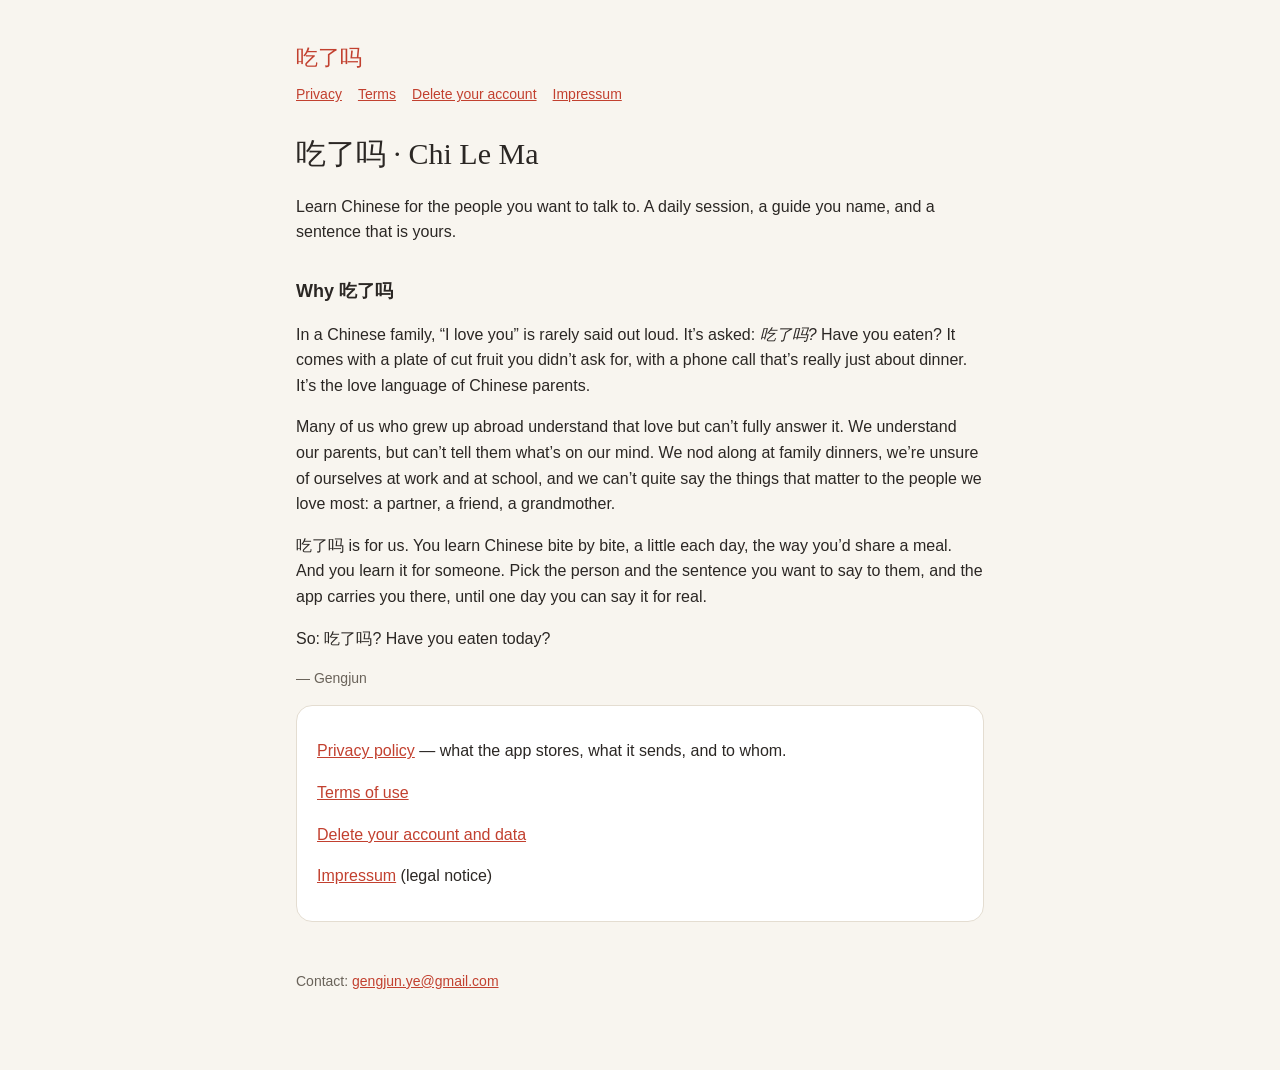
<file: index.html>
<!doctype html><html lang="en"><head><meta charset="utf-8"><meta name="viewport" content="width=device-width,initial-scale=1"><title>吃了吗 Chi Le Ma</title><link rel="stylesheet" href="style.css"></head><body><main><a class="mark" href="./">吃了吗</a><nav><a href="privacy.html">Privacy</a><a href="terms.html">Terms</a><a href="delete.html">Delete your account</a><a href="impressum.html">Impressum</a></nav>
<h1>吃了吗 · Chi Le Ma</h1>
<p>Learn Chinese for the people you want to talk to. A daily session, a guide you name, and a sentence that is yours.</p>
<h2>Why 吃了吗</h2>
<p>In a Chinese family, “I love you” is rarely said out loud. It’s asked: <i>吃了吗?</i> Have you eaten? It comes with a plate of cut fruit you didn’t ask for, with a phone call that’s really just about dinner. It’s the love language of Chinese parents.</p>
<p>Many of us who grew up abroad understand that love but can’t fully answer it. We understand our parents, but can’t tell them what’s on our mind. We nod along at family dinners, we’re unsure of ourselves at work and at school, and we can’t quite say the things that matter to the people we love most: a partner, a friend, a grandmother.</p>
<p>吃了吗 is for us. You learn Chinese bite by bite, a little each day, the way you’d share a meal. And you learn it for someone. Pick the person and the sentence you want to say to them, and the app carries you there, until one day you can say it for real.</p>
<p>So: 吃了吗? Have you eaten today?</p>
<p class="soft">— Gengjun</p>
<div class="card">
<p><a href="privacy.html">Privacy policy</a> — what the app stores, what it sends, and to whom.</p>
<p><a href="terms.html">Terms of use</a></p>
<p><a href="delete.html">Delete your account and data</a></p>
<p><a href="impressum.html">Impressum</a> (legal notice)</p>
</div>
<p class="soft" style="margin-top:48px">Contact: <a href="mailto:gengjun.ye@gmail.com">gengjun.ye@gmail.com</a></p></main></body></html>
</file>
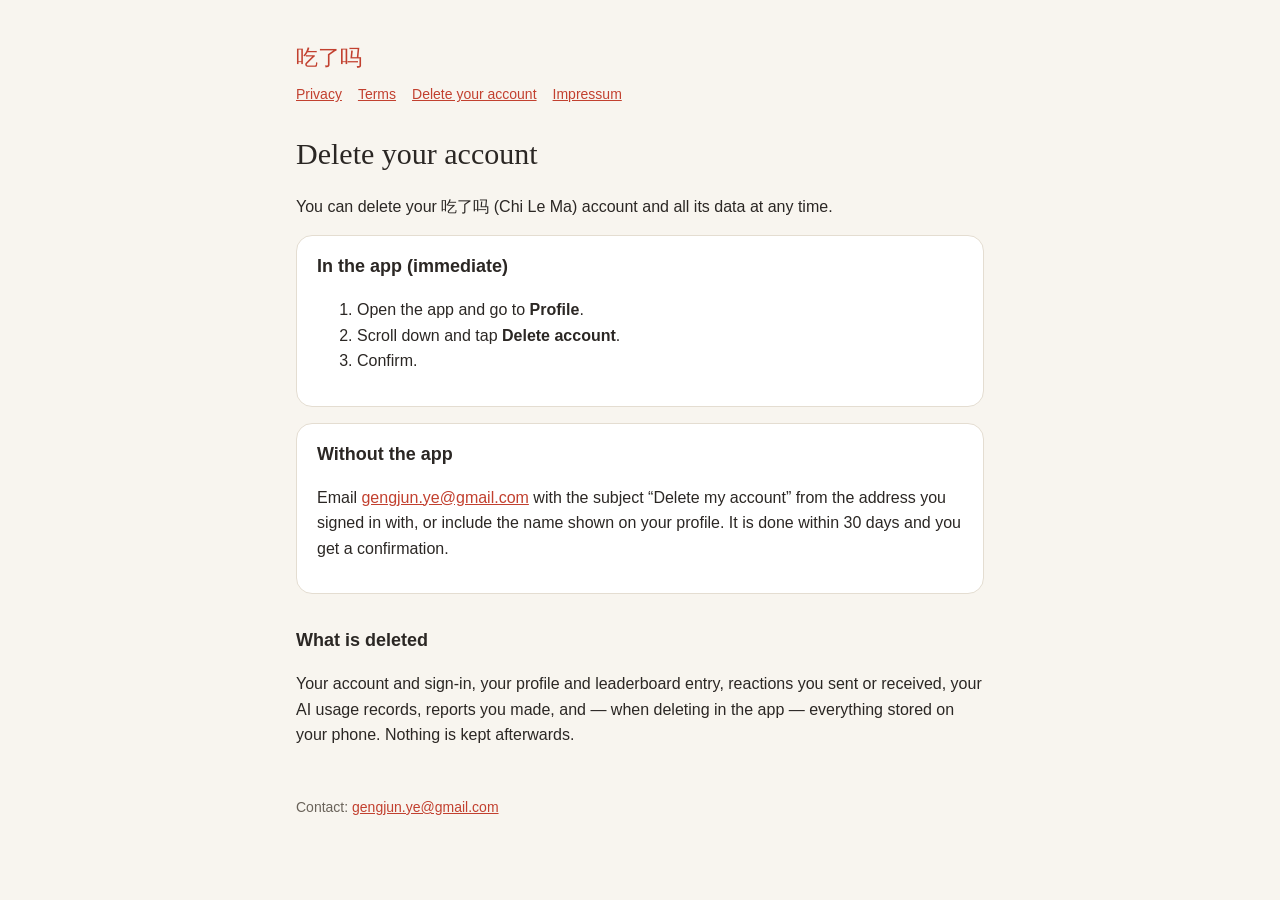
<file: delete.html>
<!doctype html><html lang="en"><head><meta charset="utf-8"><meta name="viewport" content="width=device-width,initial-scale=1"><title>Delete your account · 吃了吗</title><link rel="stylesheet" href="style.css"></head><body><main><a class="mark" href="./">吃了吗</a><nav><a href="privacy.html">Privacy</a><a href="terms.html">Terms</a><a href="delete.html">Delete your account</a><a href="impressum.html">Impressum</a></nav>
<h1>Delete your account</h1>
<p>You can delete your 吃了吗 (Chi Le Ma) account and all its data at any time.</p>
<div class="card">
<h2 style="margin-top:0">In the app (immediate)</h2>
<ol><li>Open the app and go to <b>Profile</b>.</li><li>Scroll down and tap <b>Delete account</b>.</li><li>Confirm.</li></ol>
</div>
<div class="card">
<h2 style="margin-top:0">Without the app</h2>
<p>Email <a href="mailto:gengjun.ye@gmail.com?subject=Delete%20my%20Chi%20Le%20Ma%20account">gengjun.ye@gmail.com</a> with the subject “Delete my account” from the address you signed in with, or include the name shown on your profile. It is done within 30 days and you get a confirmation.</p>
</div>
<h2>What is deleted</h2>
<p>Your account and sign-in, your profile and leaderboard entry, reactions you sent or received, your AI usage records, reports you made, and — when deleting in the app — everything stored on your phone. Nothing is kept afterwards.</p>
<p class="soft" style="margin-top:48px">Contact: <a href="mailto:gengjun.ye@gmail.com">gengjun.ye@gmail.com</a></p></main></body></html>
</file>
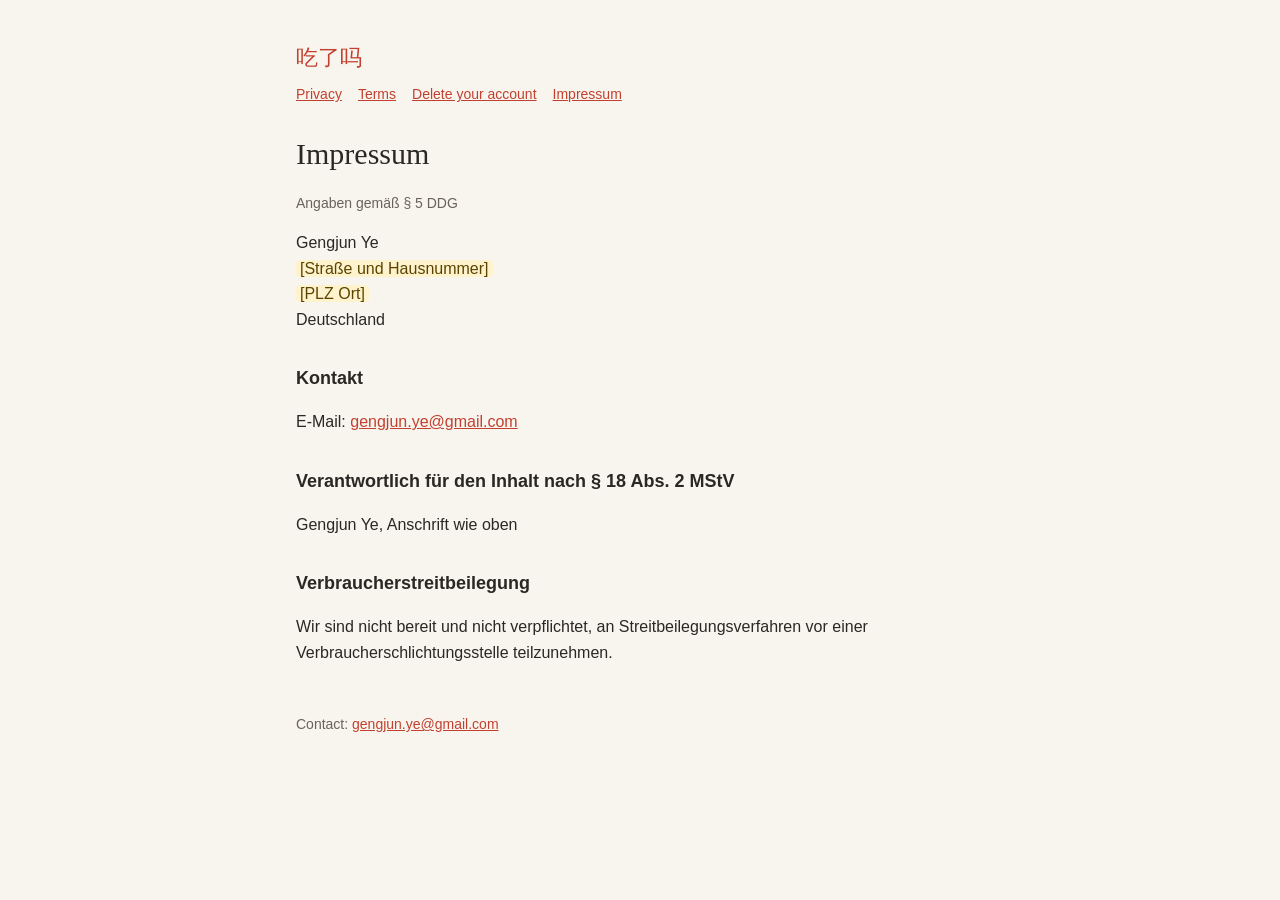
<file: impressum.html>
<!doctype html><html lang="de"><head><meta charset="utf-8"><meta name="viewport" content="width=device-width,initial-scale=1"><title>Impressum · 吃了吗</title><link rel="stylesheet" href="style.css"></head><body><main><a class="mark" href="./">吃了吗</a><nav><a href="privacy.html">Privacy</a><a href="terms.html">Terms</a><a href="delete.html">Delete your account</a><a href="impressum.html">Impressum</a></nav>
<h1>Impressum</h1>
<p class="meta">Angaben gemäß § 5 DDG</p>
<p>Gengjun Ye<br><span class="todo">[Straße und Hausnummer]</span><br><span class="todo">[PLZ Ort]</span><br>Deutschland</p>
<h2>Kontakt</h2>
<p>E-Mail: <a href="mailto:gengjun.ye@gmail.com">gengjun.ye@gmail.com</a></p>
<h2>Verantwortlich für den Inhalt nach § 18 Abs. 2 MStV</h2>
<p>Gengjun Ye, Anschrift wie oben</p>
<h2>Verbraucherstreitbeilegung</h2>
<p>Wir sind nicht bereit und nicht verpflichtet, an Streitbeilegungsverfahren vor einer Verbraucherschlichtungsstelle teilzunehmen.</p>
<p class="soft" style="margin-top:48px">Contact: <a href="mailto:gengjun.ye@gmail.com">gengjun.ye@gmail.com</a></p></main></body></html>
</file>
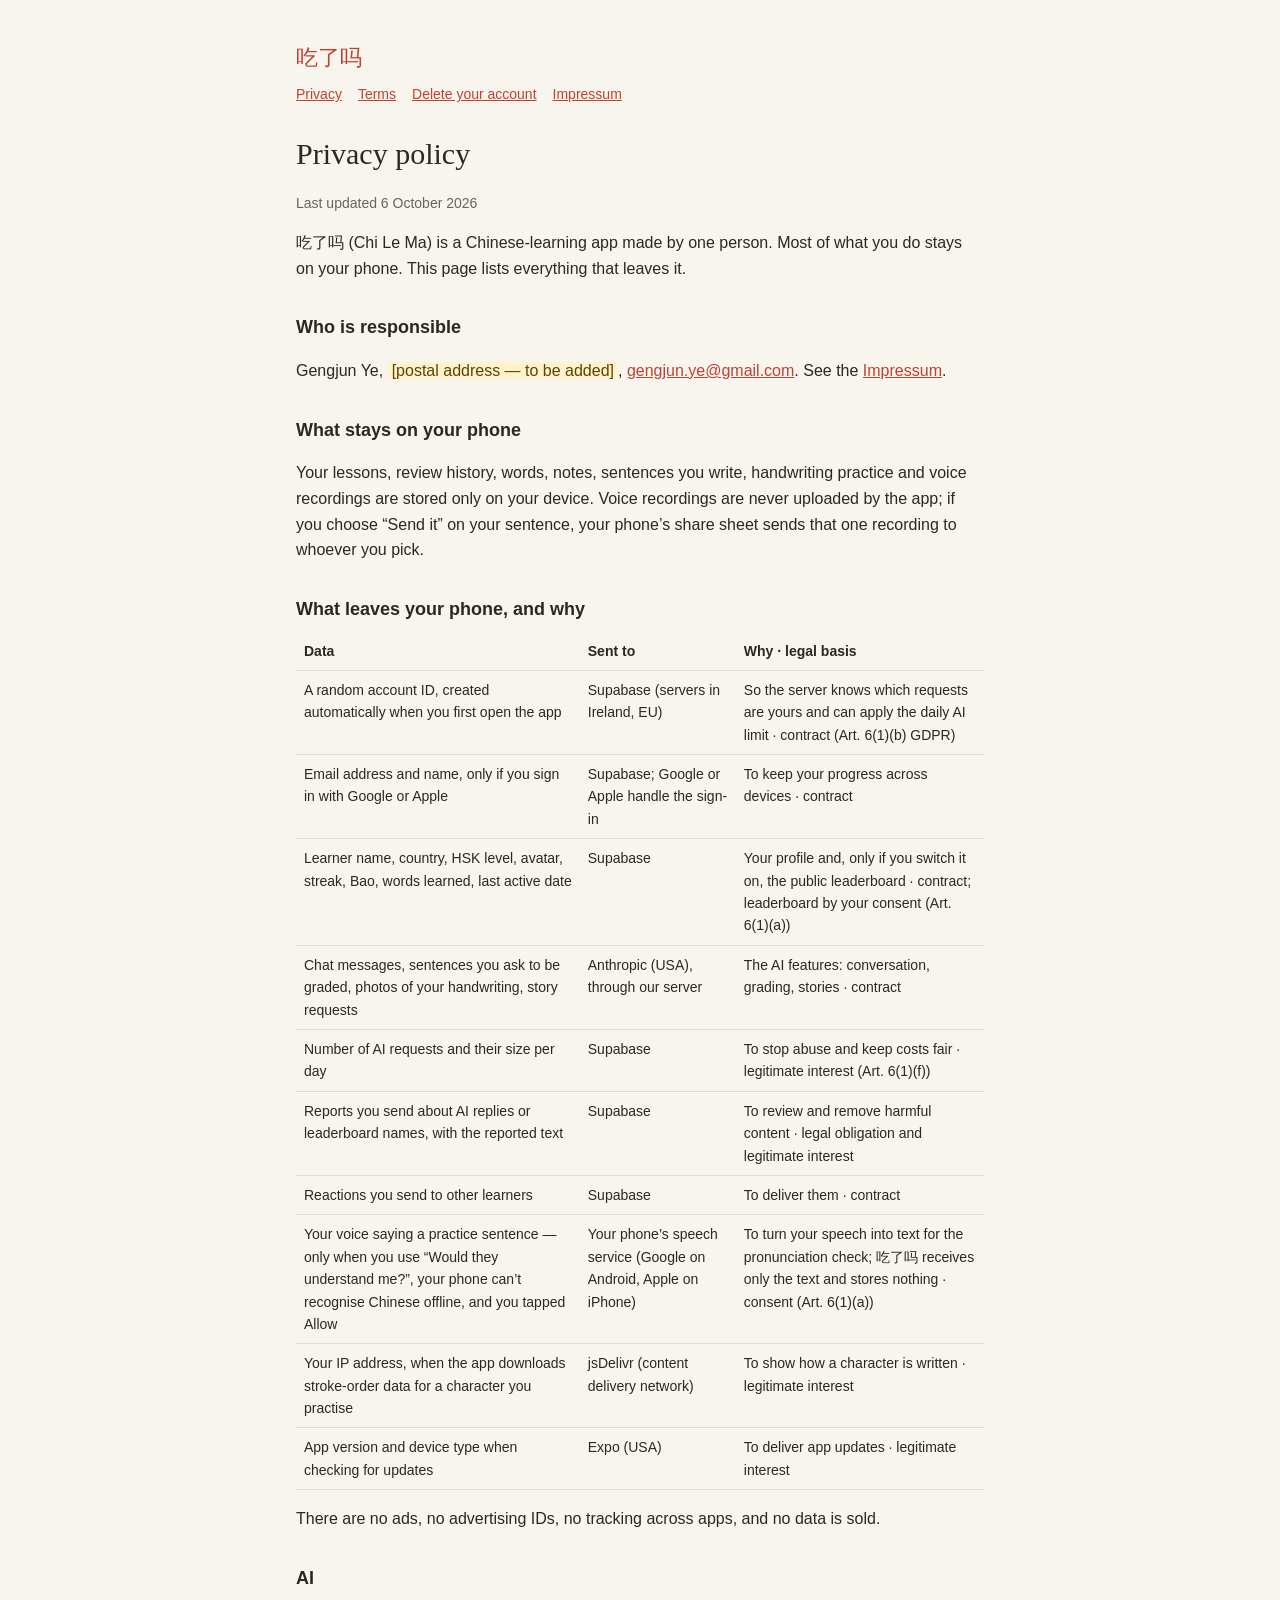
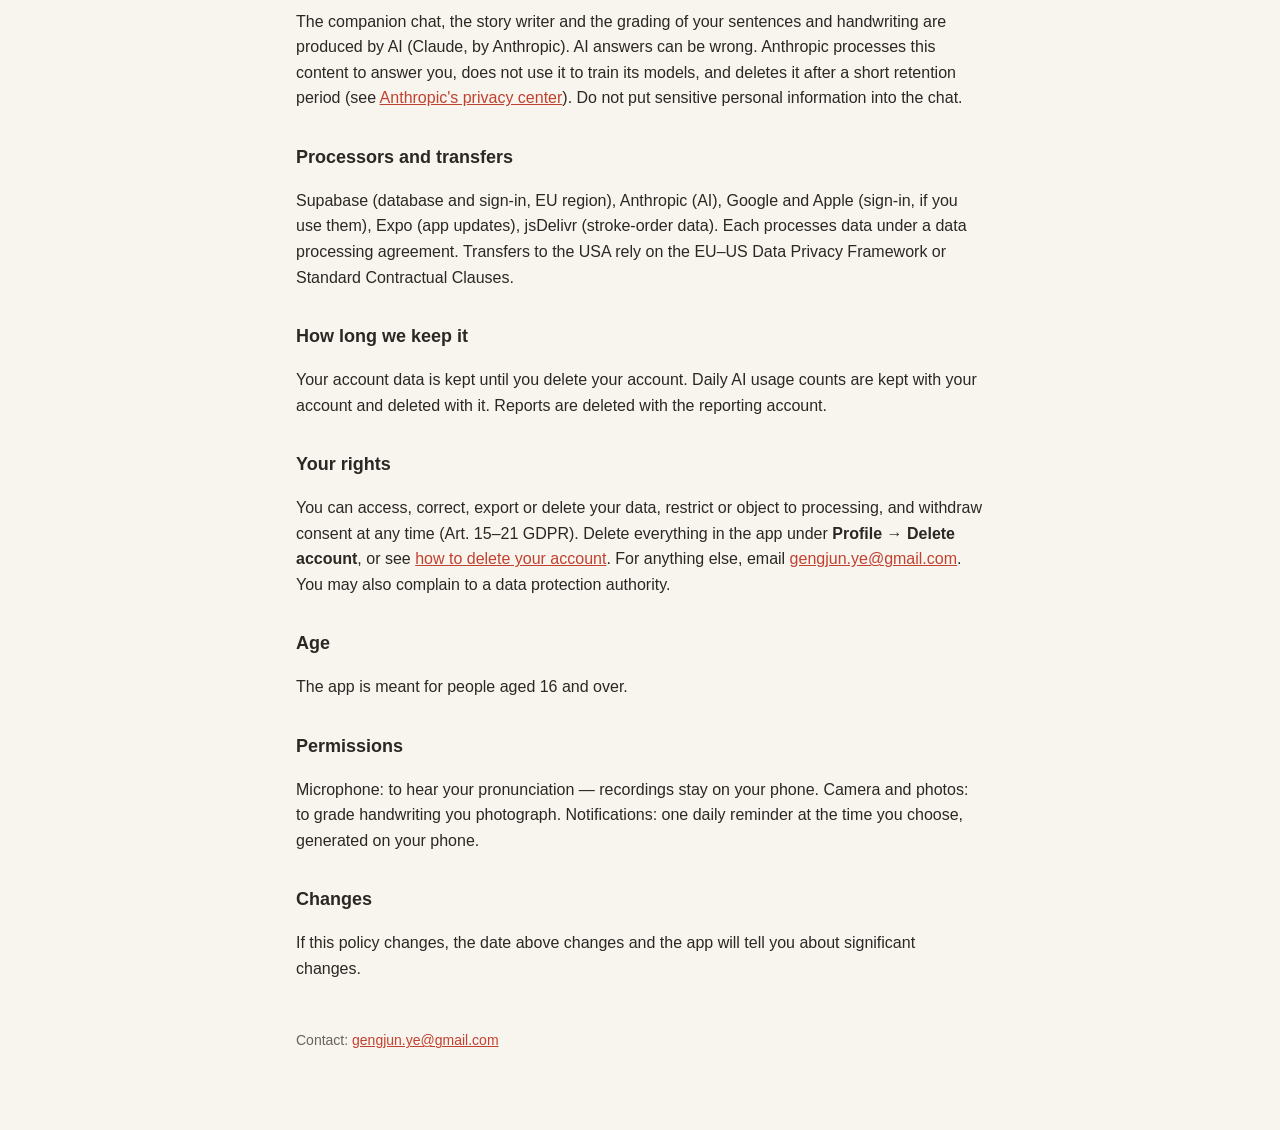
<file: privacy.html>
<!doctype html><html lang="en"><head><meta charset="utf-8"><meta name="viewport" content="width=device-width,initial-scale=1"><title>Privacy policy · 吃了吗</title><link rel="stylesheet" href="style.css"></head><body><main><a class="mark" href="./">吃了吗</a><nav><a href="privacy.html">Privacy</a><a href="terms.html">Terms</a><a href="delete.html">Delete your account</a><a href="impressum.html">Impressum</a></nav>
<h1>Privacy policy</h1>
<p class="meta">Last updated 6 October 2026</p>
<p>吃了吗 (Chi Le Ma) is a Chinese-learning app made by one person. Most of what you do stays on your phone. This page lists everything that leaves it.</p>

<h2>Who is responsible</h2>
<p>Gengjun Ye, <span class="todo">[postal address — to be added]</span>, <a href="mailto:gengjun.ye@gmail.com">gengjun.ye@gmail.com</a>. See the <a href="impressum.html">Impressum</a>.</p>

<h2>What stays on your phone</h2>
<p>Your lessons, review history, words, notes, sentences you write, handwriting practice and voice recordings are stored only on your device. Voice recordings are never uploaded by the app; if you choose “Send it” on your sentence, your phone’s share sheet sends that one recording to whoever you pick.</p>

<h2>What leaves your phone, and why</h2>
<table>
<tr><th>Data</th><th>Sent to</th><th>Why · legal basis</th></tr>
<tr><td>A random account ID, created automatically when you first open the app</td><td>Supabase (servers in Ireland, EU)</td><td>So the server knows which requests are yours and can apply the daily AI limit · contract (Art. 6(1)(b) GDPR)</td></tr>
<tr><td>Email address and name, only if you sign in with Google or Apple</td><td>Supabase; Google or Apple handle the sign-in</td><td>To keep your progress across devices · contract</td></tr>
<tr><td>Learner name, country, HSK level, avatar, streak, Bao, words learned, last active date</td><td>Supabase</td><td>Your profile and, only if you switch it on, the public leaderboard · contract; leaderboard by your consent (Art. 6(1)(a))</td></tr>
<tr><td>Chat messages, sentences you ask to be graded, photos of your handwriting, story requests</td><td>Anthropic (USA), through our server</td><td>The AI features: conversation, grading, stories · contract</td></tr>
<tr><td>Number of AI requests and their size per day</td><td>Supabase</td><td>To stop abuse and keep costs fair · legitimate interest (Art. 6(1)(f))</td></tr>
<tr><td>Reports you send about AI replies or leaderboard names, with the reported text</td><td>Supabase</td><td>To review and remove harmful content · legal obligation and legitimate interest</td></tr>
<tr><td>Reactions you send to other learners</td><td>Supabase</td><td>To deliver them · contract</td></tr>
<tr><td>Your voice saying a practice sentence — only when you use “Would they understand me?”, your phone can’t recognise Chinese offline, and you tapped Allow</td><td>Your phone’s speech service (Google on Android, Apple on iPhone)</td><td>To turn your speech into text for the pronunciation check; 吃了吗 receives only the text and stores nothing · consent (Art. 6(1)(a))</td></tr>
<tr><td>Your IP address, when the app downloads stroke-order data for a character you practise</td><td>jsDelivr (content delivery network)</td><td>To show how a character is written · legitimate interest</td></tr>
<tr><td>App version and device type when checking for updates</td><td>Expo (USA)</td><td>To deliver app updates · legitimate interest</td></tr>
</table>
<p>There are no ads, no advertising IDs, no tracking across apps, and no data is sold.</p>

<h2>AI</h2>
<p>The companion chat, the story writer and the grading of your sentences and handwriting are produced by AI (Claude, by Anthropic). AI answers can be wrong. Anthropic processes this content to answer you, does not use it to train its models, and deletes it after a short retention period (see <a href="https://privacy.anthropic.com">Anthropic's privacy center</a>). Do not put sensitive personal information into the chat.</p>

<h2>Processors and transfers</h2>
<p>Supabase (database and sign-in, EU region), Anthropic (AI), Google and Apple (sign-in, if you use them), Expo (app updates), jsDelivr (stroke-order data). Each processes data under a data processing agreement. Transfers to the USA rely on the EU–US Data Privacy Framework or Standard Contractual Clauses.</p>

<h2>How long we keep it</h2>
<p>Your account data is kept until you delete your account. Daily AI usage counts are kept with your account and deleted with it. Reports are deleted with the reporting account.</p>

<h2>Your rights</h2>
<p>You can access, correct, export or delete your data, restrict or object to processing, and withdraw consent at any time (Art. 15–21 GDPR). Delete everything in the app under <b>Profile → Delete account</b>, or see <a href="delete.html">how to delete your account</a>. For anything else, email <a href="mailto:gengjun.ye@gmail.com">gengjun.ye@gmail.com</a>. You may also complain to a data protection authority.</p>

<h2>Age</h2>
<p>The app is meant for people aged 16 and over.</p>

<h2>Permissions</h2>
<p>Microphone: to hear your pronunciation — recordings stay on your phone. Camera and photos: to grade handwriting you photograph. Notifications: one daily reminder at the time you choose, generated on your phone.</p>

<h2>Changes</h2>
<p>If this policy changes, the date above changes and the app will tell you about significant changes.</p>
<p class="soft" style="margin-top:48px">Contact: <a href="mailto:gengjun.ye@gmail.com">gengjun.ye@gmail.com</a></p></main></body></html>
</file>
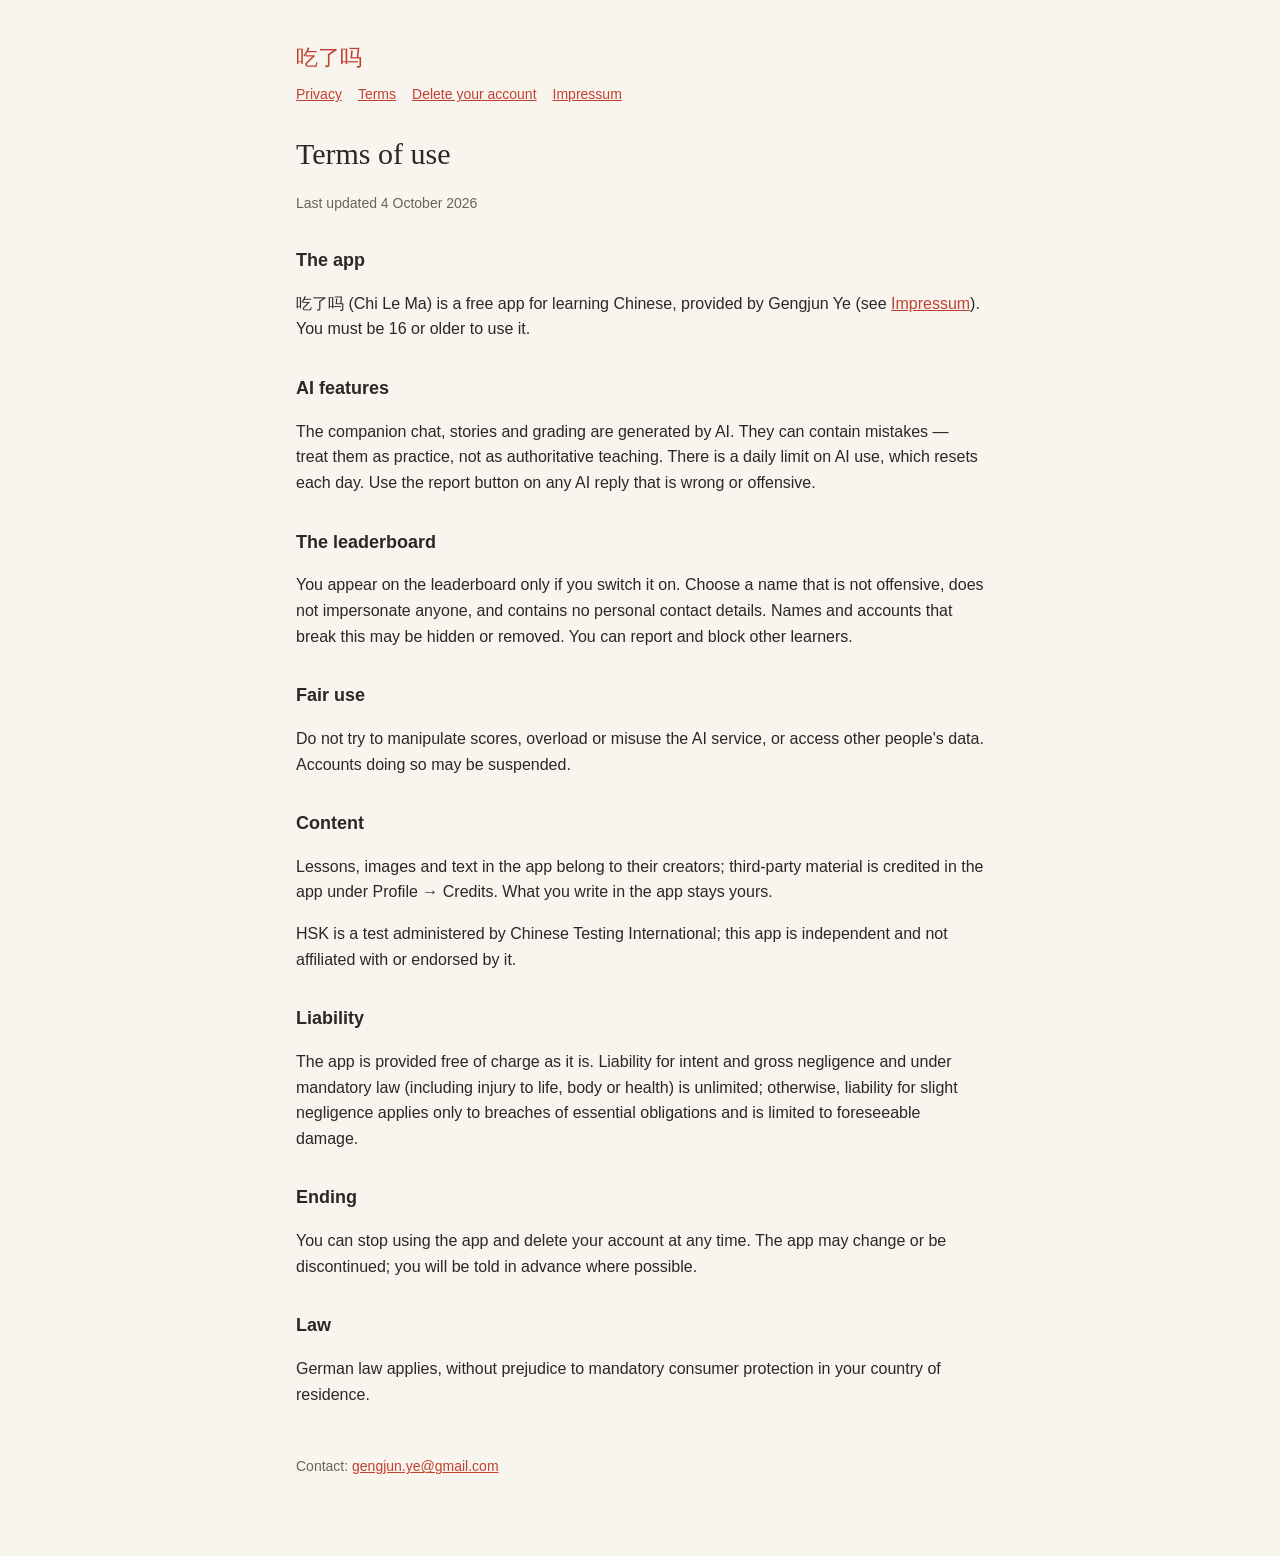
<file: terms.html>
<!doctype html><html lang="en"><head><meta charset="utf-8"><meta name="viewport" content="width=device-width,initial-scale=1"><title>Terms of use · 吃了吗</title><link rel="stylesheet" href="style.css"></head><body><main><a class="mark" href="./">吃了吗</a><nav><a href="privacy.html">Privacy</a><a href="terms.html">Terms</a><a href="delete.html">Delete your account</a><a href="impressum.html">Impressum</a></nav>
<h1>Terms of use</h1>
<p class="meta">Last updated 4 October 2026</p>
<h2>The app</h2>
<p>吃了吗 (Chi Le Ma) is a free app for learning Chinese, provided by Gengjun Ye (see <a href="impressum.html">Impressum</a>). You must be 16 or older to use it.</p>
<h2>AI features</h2>
<p>The companion chat, stories and grading are generated by AI. They can contain mistakes — treat them as practice, not as authoritative teaching. There is a daily limit on AI use, which resets each day. Use the report button on any AI reply that is wrong or offensive.</p>
<h2>The leaderboard</h2>
<p>You appear on the leaderboard only if you switch it on. Choose a name that is not offensive, does not impersonate anyone, and contains no personal contact details. Names and accounts that break this may be hidden or removed. You can report and block other learners.</p>
<h2>Fair use</h2>
<p>Do not try to manipulate scores, overload or misuse the AI service, or access other people's data. Accounts doing so may be suspended.</p>
<h2>Content</h2>
<p>Lessons, images and text in the app belong to their creators; third-party material is credited in the app under Profile → Credits. What you write in the app stays yours.</p>
<p>HSK is a test administered by Chinese Testing International; this app is independent and not affiliated with or endorsed by it.</p>
<h2>Liability</h2>
<p>The app is provided free of charge as it is. Liability for intent and gross negligence and under mandatory law (including injury to life, body or health) is unlimited; otherwise, liability for slight negligence applies only to breaches of essential obligations and is limited to foreseeable damage.</p>
<h2>Ending</h2>
<p>You can stop using the app and delete your account at any time. The app may change or be discontinued; you will be told in advance where possible.</p>
<h2>Law</h2>
<p>German law applies, without prejudice to mandatory consumer protection in your country of residence.</p>
<p class="soft" style="margin-top:48px">Contact: <a href="mailto:gengjun.ye@gmail.com">gengjun.ye@gmail.com</a></p></main></body></html>
</file>
<file: style.css>
:root { --paper:#F8F5EF; --card:#fff; --ink:#2B2724; --soft:#6A635A; --red:#C2402F; --border:#E4DDD1; }
@media (prefers-color-scheme: dark) { :root { --paper:#141210; --card:#1F1C18; --ink:#F5F1E8; --soft:rgba(245,241,232,.64); --red:#E0705F; --border:rgba(255,255,255,.09); } }
* { box-sizing:border-box; }
body { margin:0; background:var(--paper); color:var(--ink); font:16px/1.6 -apple-system, "Segoe UI", Roboto, sans-serif; }
main { max-width:720px; margin:0 auto; padding:40px 16px 64px; }
h1 { font-family:"Noto Serif SC", Georgia, serif; font-weight:400; font-size:30px; margin:0 0 4px; }
h2 { font-size:18px; margin:32px 0 8px; }
.mark { color:var(--red); font-family:"Noto Serif SC", serif; font-size:22px; text-decoration:none; }
.meta, .soft { color:var(--soft); font-size:14px; }
a { color:var(--red); }
nav { display:flex; flex-wrap:wrap; gap:16px; margin:8px 0 24px; font-size:14px; }
.card { background:var(--card); border:1px solid var(--border); border-radius:16px; padding:16px 20px; margin:16px 0; }
.todo { background:#fff3cd; color:#5c4400; padding:0 4px; border-radius:4px; }
table { border-collapse:collapse; width:100%; font-size:14px; }
td, th { text-align:left; vertical-align:top; padding:8px; border-bottom:1px solid var(--border); }
</file>
